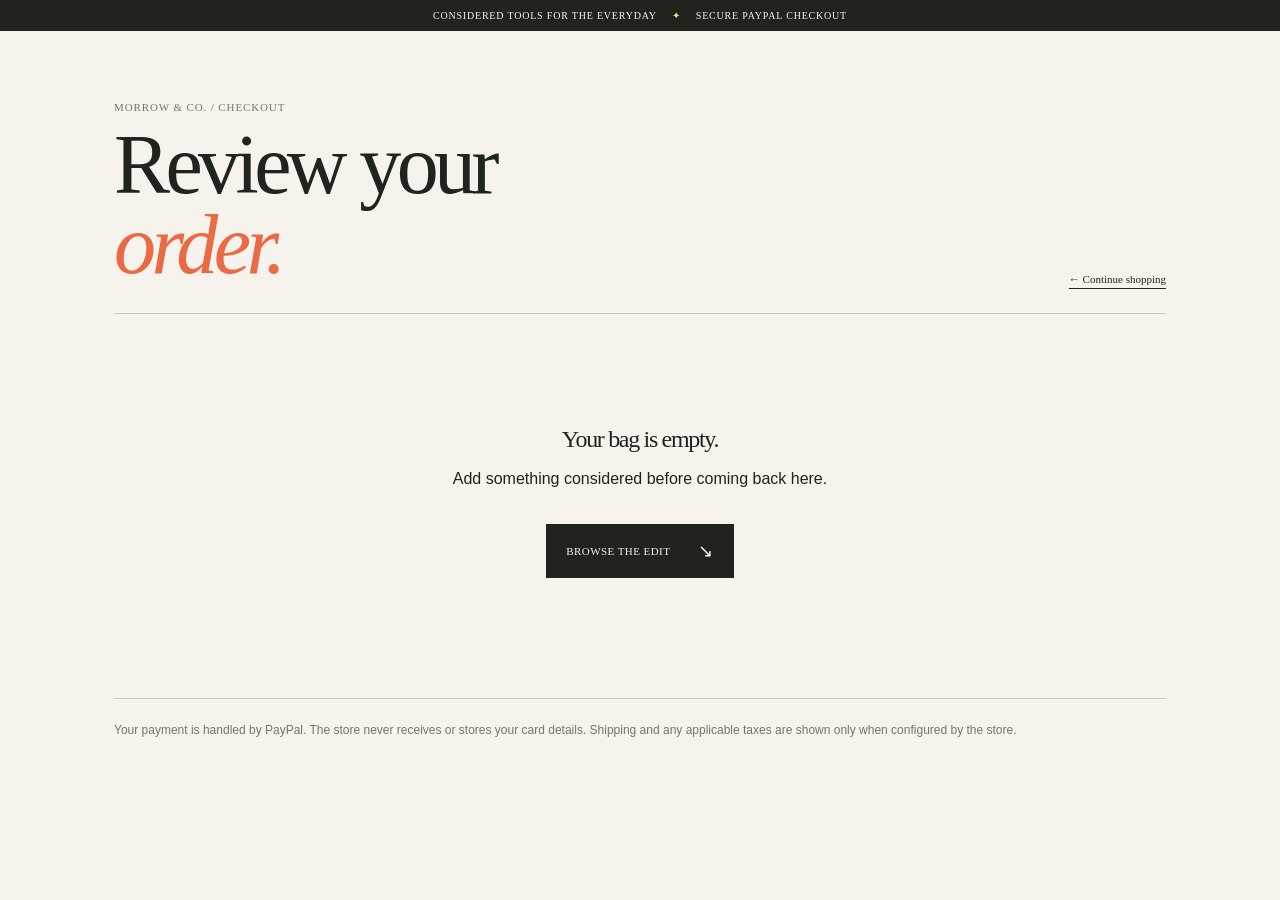
<file: checkout.html>
<!doctype html>
<html lang="en">
  <head>
    <meta charset="UTF-8" />
    <meta name="viewport" content="width=device-width, initial-scale=1.0" />
    <meta name="description" content="Review your Morrow & Co. order securely before payment." />
    <meta name="referrer" content="strict-origin-when-cross-origin" />
    <meta http-equiv="Content-Security-Policy" content="default-src 'self'; base-uri 'self'; object-src 'none'; frame-ancestors 'none'; form-action 'self'; script-src 'self' https://www.paypal.com https://www.paypalobjects.com; style-src 'self' https://fonts.googleapis.com; font-src https://fonts.gstatic.com; img-src 'self' data:; connect-src 'self' https://morrow-co-payments.bahaeb477.workers.dev https://www.paypal.com https://www.paypalobjects.com; frame-src https://www.paypal.com https://www.sandbox.paypal.com;" />
    <title>Review checkout | Morrow &amp; Co.</title>
    <link rel="preconnect" href="https://fonts.googleapis.com" />
    <link rel="preconnect" href="https://fonts.gstatic.com" crossorigin />
    <link href="https://fonts.googleapis.com/css2?family=DM+Mono:wght@400;500&family=DM+Sans:opsz,wght@9..40,400;9..40,500;9..40,600;9..40,700&family=Fraunces:opsz,wght@9..144,500;9..144,600&display=swap" rel="stylesheet" />
    <link rel="stylesheet" href="styles.css" />
    <link rel="stylesheet" href="checkout.css" />
  </head>
  <body class="checkout-page">
    <div class="announcement">Considered tools for the everyday <span>✦</span> Secure PayPal checkout</div>
    <main class="checkout-shell">
      <div class="checkout-heading"><div><p class="checkout-kicker">MORROW &amp; CO. / CHECKOUT</p><h1>Review your<br><em>order.</em></h1></div><a href="index.html#shop">← Continue shopping</a></div>
      <div id="checkout-root"></div>
      <p class="checkout-footer">Your payment is handled by PayPal. The store never receives or stores your card details. Shipping and any applicable taxes are shown only when configured by the store.</p>
    </main>
    <script src="catalog.js?v=1"></script>
    <script src="checkout-config.js?v=2"></script>
    <script src="checkout.js?v=3"></script>
  </body>
</html>
</file>
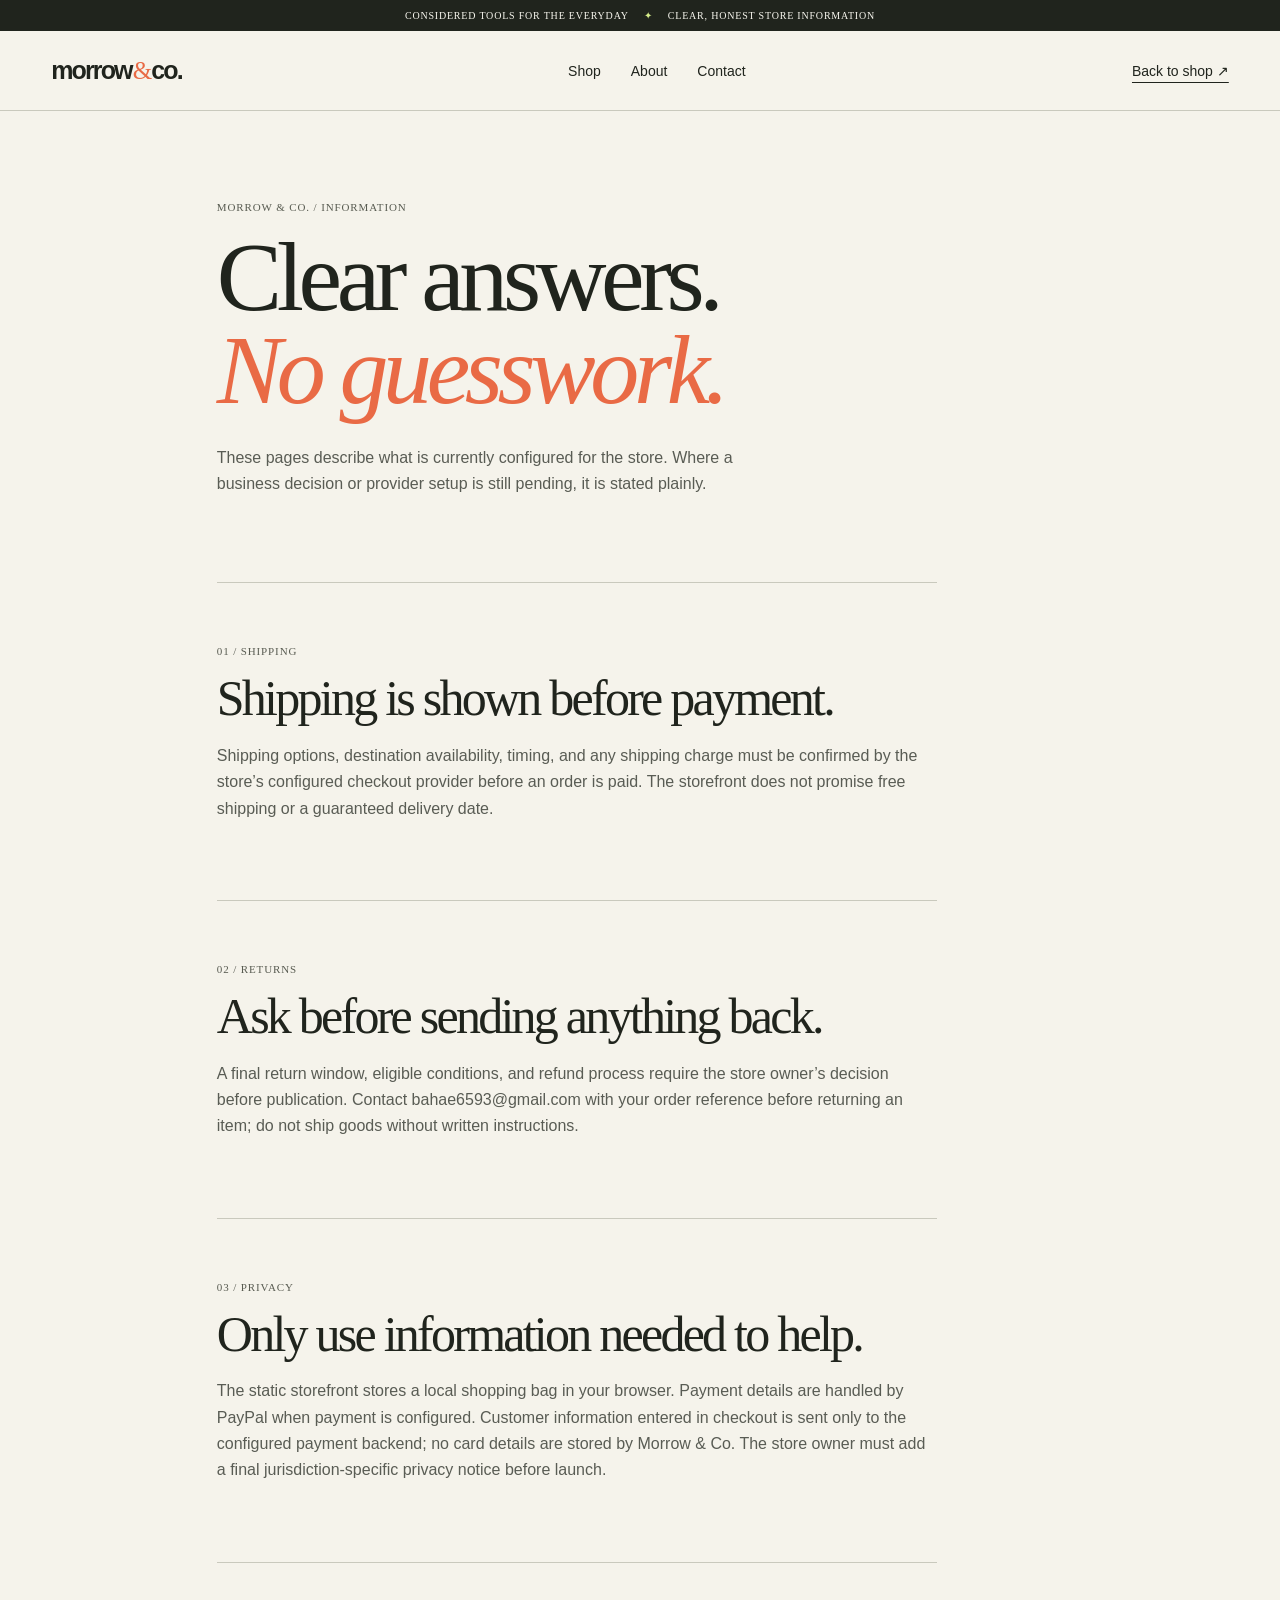
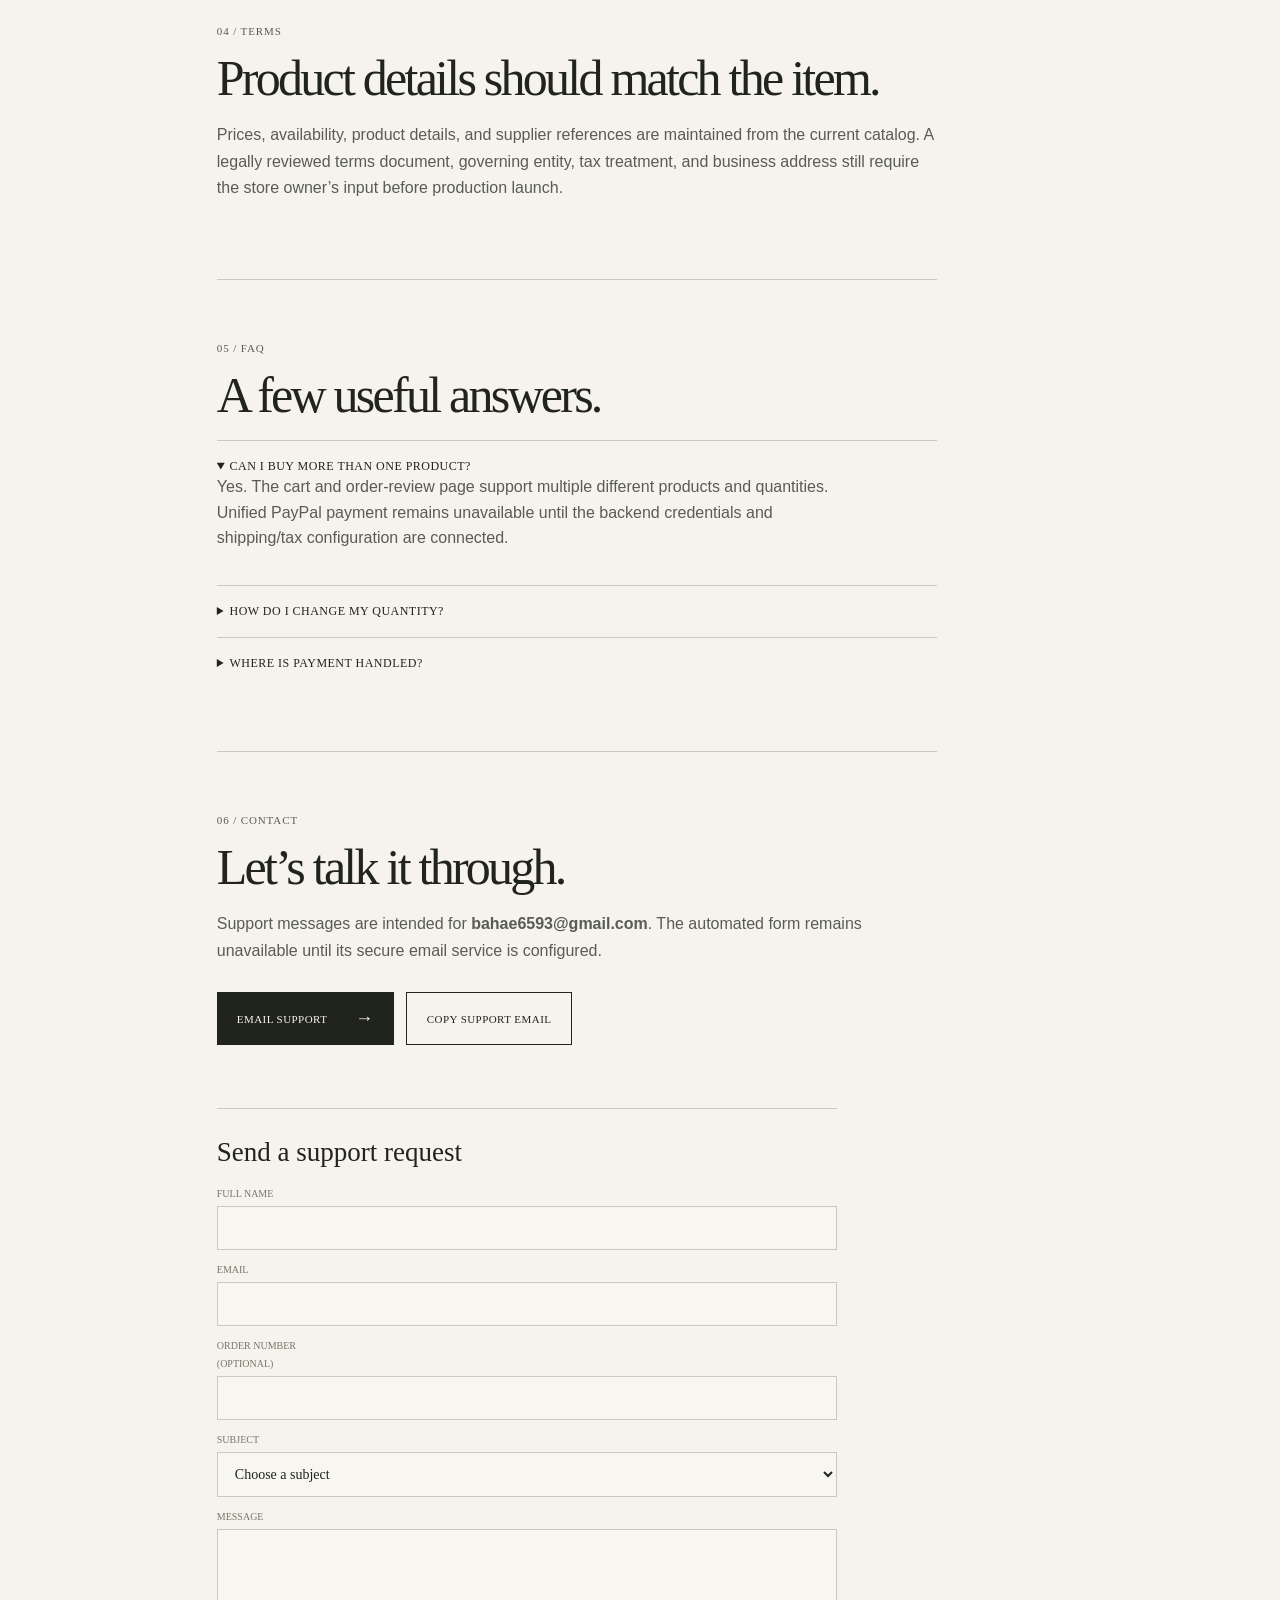
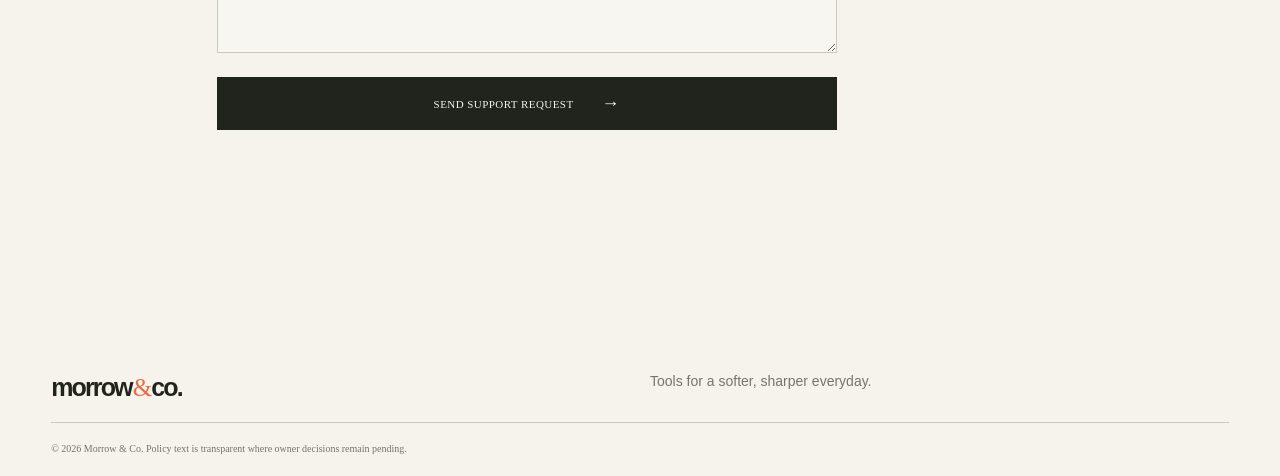
<file: policies.html>
<!doctype html>
<html lang="en">
  <head>
    <meta charset="UTF-8" />
    <meta name="viewport" content="width=device-width, initial-scale=1.0" />
    <meta name="description" content="Morrow & Co. store policies, FAQs, and contact information." />
    <meta name="referrer" content="strict-origin-when-cross-origin" />
    <meta http-equiv="Content-Security-Policy" content="default-src 'self'; base-uri 'self'; object-src 'none'; frame-ancestors 'none'; form-action 'self'; script-src 'self'; style-src 'self' https://fonts.googleapis.com; font-src https://fonts.gstatic.com; img-src 'self' data:; connect-src 'self' https://morrow-co-payments.bahaeb477.workers.dev;" />
    <title>Policies and contact | Morrow &amp; Co.</title>
    <link rel="preconnect" href="https://fonts.googleapis.com" />
    <link rel="preconnect" href="https://fonts.gstatic.com" crossorigin />
    <link href="https://fonts.googleapis.com/css2?family=DM+Mono:wght@400;500&family=DM+Sans:opsz,wght@9..40,400;9..40,500;9..40,600;9..40,700&family=Fraunces:opsz,wght@9..144,500;9..144,600&display=swap" rel="stylesheet" />
    <link rel="stylesheet" href="styles.css" />
    <link rel="stylesheet" href="checkout.css" />
  </head>
  <body>
    <div class="announcement">Considered tools for the everyday <span>✦</span> Clear, honest store information</div>
    <header><a class="logo" href="index.html#top" aria-label="Morrow & Co. home">morrow<span>&amp;</span>co.</a><nav aria-label="Main navigation"><a href="index.html#shop">Shop</a><a href="index.html#story">About</a><a href="#contact">Contact</a></nav><a class="text-link" href="index.html#shop">Back to shop ↗</a></header>
    <main class="policy-page">
      <div class="policy-intro"><p class="eyebrow">MORROW &amp; CO. / INFORMATION</p><h1>Clear answers.<br><em>No guesswork.</em></h1><p>These pages describe what is currently configured for the store. Where a business decision or provider setup is still pending, it is stated plainly.</p></div>
      <section id="shipping" class="policy-section"><p class="eyebrow">01 / SHIPPING</p><h2>Shipping is shown before payment.</h2><p>Shipping options, destination availability, timing, and any shipping charge must be confirmed by the store’s configured checkout provider before an order is paid. The storefront does not promise free shipping or a guaranteed delivery date.</p></section>
      <section id="returns" class="policy-section"><p class="eyebrow">02 / RETURNS</p><h2>Ask before sending anything back.</h2><p>A final return window, eligible conditions, and refund process require the store owner’s decision before publication. Contact <a href="mailto:bahae6593@gmail.com">bahae6593@gmail.com</a> with your order reference before returning an item; do not ship goods without written instructions.</p></section>
      <section id="privacy" class="policy-section"><p class="eyebrow">03 / PRIVACY</p><h2>Only use information needed to help.</h2><p>The static storefront stores a local shopping bag in your browser. Payment details are handled by PayPal when payment is configured. Customer information entered in checkout is sent only to the configured payment backend; no card details are stored by Morrow &amp; Co. The store owner must add a final jurisdiction-specific privacy notice before launch.</p></section>
      <section id="terms" class="policy-section"><p class="eyebrow">04 / TERMS</p><h2>Product details should match the item.</h2><p>Prices, availability, product details, and supplier references are maintained from the current catalog. A legally reviewed terms document, governing entity, tax treatment, and business address still require the store owner’s input before production launch.</p></section>
      <section id="faq" class="policy-section"><p class="eyebrow">05 / FAQ</p><h2>A few useful answers.</h2><details open><summary>Can I buy more than one product?</summary><p>Yes. The cart and order-review page support multiple different products and quantities. Unified PayPal payment remains unavailable until the backend credentials and shipping/tax configuration are connected.</p></details><details><summary>How do I change my quantity?</summary><p>Use the plus and minus controls in the bag or on the checkout review page. The line total and subtotal recalculate immediately.</p></details><details><summary>Where is payment handled?</summary><p>Existing product-specific PayPal links remain available as a fallback. The new multi-item path is designed to create and capture one PayPal order through the server-side Worker.</p></details></section>
      <section id="contact" class="policy-section policy-contact"><p class="eyebrow">06 / CONTACT</p><h2>Let’s talk it through.</h2><p>Support messages are intended for <strong>bahae6593@gmail.com</strong>. The automated form remains unavailable until its secure email service is configured.</p><div class="contact-actions"><a class="button dark" href="mailto:bahae6593@gmail.com?subject=Morrow%20%26%20Co.%20question">Email support <span>→</span></a><button class="button light" id="copy-support" type="button" data-email="bahae6593@gmail.com">Copy support email</button></div><p class="copy-status" id="copy-status" role="status" aria-live="polite"></p><form class="contact-form" id="contact-form" novalidate><h3>Send a support request</h3><label>Full name<input name="fullName" autocomplete="name" required></label><label>Email<input name="email" type="email" autocomplete="email" required></label><label>Order number <span>(optional)</span><input name="orderNumber" autocomplete="off"></label><label>Subject<select name="subject" required><option value="">Choose a subject</option><option>Product question</option><option>Order assistance</option><option>Shipping question</option><option>Returns and refunds</option><option>Supplier/product correction</option><option>Payment issue</option><option>Other</option></select></label><label>Message<textarea name="message" rows="6" required></textarea></label><input class="honeypot" name="website" tabindex="-1" autocomplete="off"><button class="button dark" type="submit">Send support request <span>→</span></button><p class="form-status" id="contact-status" role="status" aria-live="polite"></p></form></section>
    </main>
    <footer><a class="logo" href="index.html#top">morrow<span>&amp;</span>co.</a><p>Tools for a softer, sharper everyday.</p><small>© 2026 Morrow &amp; Co. Policy text is transparent where owner decisions remain pending.</small></footer>
    <script src="contact-config.js?v=2"></script>
    <script src="contact.js?v=1"></script>
  </body>
</html>
</file>
<file: styles.css>
:root{--ink:#20241d;--paper:#f5f3eb;--lime:#d6ee8a;--rust:#e96a45;--line:#c9c9bd;--muted:#74766c}*{box-sizing:border-box}html{scroll-behavior:smooth}body{margin:0;background:var(--paper);color:var(--ink);font-family:'DM Sans',sans-serif}a{color:inherit;text-decoration:none}button,input{font:inherit}.announcement{background:var(--ink);color:#f8f7ef;text-align:center;padding:10px 20px;font:500 10px 'DM Mono';letter-spacing:.08em;text-transform:uppercase}.announcement span{color:var(--lime);padding:0 12px}header{height:80px;display:flex;align-items:center;justify-content:space-between;padding:0 clamp(20px,4vw,64px);border-bottom:1px solid var(--line);position:sticky;top:0;background:rgba(245,243,235,.94);backdrop-filter:blur(12px);z-index:4}.logo{font-weight:700;letter-spacing:-.075em;font-size:25px}.logo span{font-family:Fraunces,serif;font-weight:500;color:var(--rust);margin:0 1px}nav{display:flex;gap:30px;font-size:14px}.cart-trigger,.text-link{border:0;background:none;padding:0;cursor:pointer;font-size:14px}.cart-trigger span{background:var(--lime);border-radius:50%;display:inline-grid;place-items:center;width:22px;height:22px;font:500 11px 'DM Mono';margin-left:5px}.hero{min-height:670px;display:grid;grid-template-columns:1fr 1fr}.hero-copy{padding:clamp(60px,10vw,140px) clamp(20px,8vw,128px);display:flex;align-items:flex-start;justify-content:center;flex-direction:column}.eyebrow{font:500 11px 'DM Mono';letter-spacing:.08em;margin:0 0 18px;color:#585b51}h1,h2,h3,p{margin-top:0}h1,h2{font-family:Fraunces,serif;font-weight:500;letter-spacing:-.055em;line-height:.95}h1{font-size:clamp(58px,7vw,104px);margin-bottom:27px}h1 em,h2 em{color:var(--rust);font-weight:500}.intro{font-size:17px;line-height:1.55;max-width:405px;margin-bottom:35px}.button{display:inline-flex;align-items:center;justify-content:center;gap:28px;padding:16px 20px;border:none;cursor:pointer;text-transform:uppercase;font:500 11px 'DM Mono';letter-spacing:.04em}.button.dark{color:var(--paper);background:var(--ink)}.button span{font-size:18px}.microcopy{font:11px 'DM Mono';margin:18px 0 0;color:var(--muted)}.hero-image{overflow:hidden;position:relative;min-height:500px}.hero-image img,.feature img{width:100%;height:100%;object-fit:cover;display:block}.hero-sticker{position:absolute;right:9%;bottom:9%;background:var(--lime);width:126px;height:126px;border-radius:50%;display:grid;place-content:center;text-align:center;font:500 14px/1.15 'DM Mono';transform:rotate(-10deg)}.hero-sticker b{font-size:27px;color:var(--rust);margin-top:5px}.marquee{background:var(--lime);overflow:hidden;white-space:nowrap;padding:17px 0;font:500 14px 'DM Mono';letter-spacing:.03em}.marquee div{animation:scroll 24s linear infinite}.marquee i{font-style:normal;color:var(--rust);padding:0 17px}@keyframes scroll{to{transform:translateX(-40%)}}.collection,.why{padding:110px clamp(20px,4vw,64px)}.section-heading{display:flex;align-items:end;justify-content:space-between;margin-bottom:42px;gap:25px}.section-heading h2,.feature h2,.newsletter h2{font-size:clamp(40px,5vw,68px);margin:0}.text-link{text-decoration:underline;text-underline-offset:6px}.text-link span{padding-left:9px;color:var(--rust);font-size:18px}.filters{display:flex;gap:9px;margin-bottom:30px;flex-wrap:wrap}.filters button{background:transparent;border:1px solid var(--line);border-radius:30px;padding:9px 14px;cursor:pointer;font-size:13px}.filters button.active{background:var(--ink);color:#fff;border-color:var(--ink)}.product-grid{display:grid;grid-template-columns:repeat(4,1fr);gap:18px}.product{min-width:0}.product-image{height:clamp(225px,26vw,360px);background:#e7e4db;overflow:hidden;position:relative}.product-image img{width:100%;height:100%;object-fit:cover;transition:transform .5s}.product:hover img{transform:scale(1.04)}.tag{position:absolute;top:12px;left:12px;background:var(--paper);padding:5px 8px;font:500 9px 'DM Mono';letter-spacing:.05em;text-transform:uppercase}.quick-add{position:absolute;bottom:12px;left:12px;right:12px;opacity:0;transform:translateY(8px);transition:.25s}.product:hover .quick-add{opacity:1;transform:none}.product-info{padding-top:13px;display:grid;grid-template-columns:1fr auto;gap:5px}.product-info h3{font-size:15px;font-weight:500;margin:0}.product-info p{font:12px 'DM Mono';color:var(--muted);margin:0}.product-info strong{font:500 13px 'DM Mono'}.feature{display:grid;grid-template-columns:1.1fr .9fr;background:#dce8c9;min-height:600px}.feature-photo{min-height:450px}.feature-copy{padding:clamp(60px,10vw,140px) clamp(30px,9vw,130px);display:flex;flex-direction:column;align-items:flex-start;justify-content:center}.feature-copy>p:not(.eyebrow){line-height:1.55;font-size:16px;margin:28px 0}.why{padding-bottom:0}.section-heading>p{max-width:340px;line-height:1.5;margin:0}.value-grid{border-top:1px solid var(--line);display:grid;grid-template-columns:repeat(3,1fr)}.value-grid article{padding:30px 40px 45px 0;border-right:1px solid var(--line);margin-right:30px}.value-grid article:last-child{border:0}.value-grid span{font:11px 'DM Mono';color:var(--rust)}.value-grid h3{font:500 23px Fraunces,serif;letter-spacing:-.04em;margin:28px 0 10px}.value-grid p{line-height:1.45;color:#595c54;margin:0}.newsletter{text-align:center;background:var(--rust);color:#fff;padding:110px 20px;margin-top:110px}.newsletter .eyebrow{color:var(--ink)}.newsletter h2{margin-bottom:20px}.newsletter>p:not(.eyebrow):not(.form-message){margin-bottom:28px}.newsletter form{display:flex;max-width:500px;margin:auto;border-bottom:1px solid var(--ink)}.newsletter input{flex:1;border:0;background:transparent;padding:15px 4px;outline:none;color:#fff}.newsletter input::placeholder{color:#ffe1d6}.newsletter .button{background:var(--ink);padding:13px}.form-message{font-size:13px;margin:16px 0 0;min-height:16px}footer{padding:45px clamp(20px,4vw,64px) 22px;display:grid;grid-template-columns:1fr 2fr 1fr;align-items:start;gap:20px}footer p{color:var(--muted);margin:0;font-size:14px}footer div{display:flex;gap:16px;justify-content:flex-end;font-size:13px}footer small{grid-column:1/-1;border-top:1px solid var(--line);padding-top:20px;color:var(--muted);font:10px 'DM Mono'}.cart-drawer{position:fixed;top:0;right:-460px;width:min(100%,430px);height:100dvh;background:var(--paper);z-index:10;display:flex;flex-direction:column;padding:25px;transition:right .35s}.cart-drawer.open{right:0}.overlay{position:fixed;inset:0;background:#1f231e80;opacity:0;visibility:hidden;z-index:9;transition:.3s}.overlay.show{opacity:1;visibility:visible}.cart-head{display:flex;justify-content:space-between;align-items:center;border-bottom:1px solid var(--line);padding-bottom:20px}.cart-head h2{font-size:32px;margin:0}.close-cart{font-size:32px;line-height:1;background:none;border:0;cursor:pointer}.cart-items{flex:1;overflow:auto;padding:12px 0}.empty-state{color:var(--muted);text-align:center;margin-top:60px}.cart-item{display:grid;grid-template-columns:70px 1fr auto;gap:12px;padding:12px 0;border-bottom:1px solid var(--line)}.cart-item img{width:70px;height:78px;object-fit:cover}.cart-item h3{font-size:14px;margin:1px 0 5px}.cart-item p,.cart-item button{font:11px 'DM Mono';color:var(--muted);margin:0}.cart-item button{border:0;background:none;text-decoration:underline;cursor:pointer;padding:10px 0 0}.cart-footer{border-top:1px solid var(--line);padding-top:18px}.subtotal{display:flex;justify-content:space-between;margin-bottom:7px}.cart-footer small{color:var(--muted);font-size:11px}.wide{width:100%;margin-top:18px}.toast{position:fixed;z-index:20;bottom:20px;left:50%;transform:translate(-50%,20px);opacity:0;background:var(--ink);color:#fff;padding:13px 18px;font-size:13px;transition:.25s}.toast.show{opacity:1;transform:translate(-50%,0)}.sr-only{position:absolute;width:1px;height:1px;overflow:hidden;clip:rect(0,0,0,0)}
@media(max-width:750px){header{height:65px}header nav{display:none}.hero{grid-template-columns:1fr}.hero-copy{min-height:510px;padding:65px 25px}.hero-image{height:450px;min-height:0}.product-grid{grid-template-columns:repeat(2,1fr);gap:12px}.quick-add{opacity:1;transform:none;padding:11px 8px;font-size:9px}.collection,.why{padding:70px 20px}.feature{grid-template-columns:1fr}.feature-copy{padding:70px 25px}.section-heading{align-items:start}.section-heading .text-link{white-space:nowrap}.value-grid{grid-template-columns:1fr}.value-grid article{border-right:0;border-bottom:1px solid var(--line);padding:25px 0;margin:0}.newsletter{margin-top:70px;padding:75px 20px}.newsletter form{display:block;border:0}.newsletter input{border-bottom:1px solid var(--ink);width:100%;margin-bottom:14px}.newsletter .button{width:100%}footer{grid-template-columns:1fr}footer div{justify-content:flex-start}.hero-sticker{width:105px;height:105px;font-size:12px}h1{font-size:64px}}
.product-dialog{width:min(850px,calc(100% - 30px));padding:0;border:0;background:var(--paper);color:var(--ink);box-shadow:0 20px 90px #0005}.product-dialog::backdrop{background:#20241d99}.dialog-close{position:absolute;right:13px;top:9px;z-index:2;background:var(--paper);border:0;border-radius:50%;width:34px;height:34px;font-size:25px;cursor:pointer}.detail-wrap{display:grid;grid-template-columns:1fr 1fr}.detail-wrap img{width:100%;height:520px;object-fit:cover}.detail-copy{padding:70px 42px 35px;display:flex;flex-direction:column;align-items:flex-start}.detail-copy h2{font-size:48px;margin-bottom:8px}.detail-price{font:500 15px 'DM Mono';margin-bottom:28px}.detail-copy>p{line-height:1.55;color:#4e514a}.detail-copy ul{padding-left:18px;line-height:1.75;color:#4e514a;font-size:14px;margin:8px 0 28px}.detail-copy .button{margin-top:auto}.product-image{cursor:pointer}@media(max-width:750px){.detail-wrap{grid-template-columns:1fr}.detail-wrap img{height:320px}.detail-copy{padding:35px 25px;min-height:410px}.detail-copy h2{font-size:40px}}
 .catalog-tools{display:flex;align-items:center;gap:22px}.catalog-tools select{border:1px solid var(--line);background:transparent;color:var(--ink);padding:10px 28px 10px 11px;font:11px 'DM Mono';border-radius:0}.menu-toggle{display:none;border:0;background:transparent;color:var(--ink);font:11px 'DM Mono';text-transform:uppercase;cursor:pointer}.mobile-menu{display:none}.cart-footer-actions{display:flex;align-items:center;gap:12px}.text-button{border:0;background:transparent;color:var(--muted);padding:12px 0;text-decoration:underline;cursor:pointer;font:11px 'DM Mono';white-space:nowrap}.text-button:disabled{opacity:.4;cursor:not-allowed}.cart-actions{align-items:center}.cart-actions output{font:11px 'DM Mono';min-width:16px;text-align:center}.cart-item-copy{min-width:0}.detail-image-button{position:relative;padding:0;border:0;background:transparent;cursor:zoom-in;overflow:hidden}.detail-image-button img{display:block}.detail-image-button span{position:absolute;left:16px;bottom:16px;background:var(--paper);padding:8px 10px;font:10px 'DM Mono';text-transform:uppercase}.detail-purchase{display:grid;gap:10px;width:100%;margin-top:18px}.detail-purchase label{font:11px 'DM Mono';text-transform:uppercase;color:var(--muted)}.quantity-control{display:flex;align-items:center;border:1px solid var(--line);width:max-content}.quantity-control button{border:0;background:transparent;width:36px;height:36px;cursor:pointer}.quantity-control input{border:0;background:transparent;text-align:center;width:42px;outline:0}.detail-purchase .button{width:100%;margin-top:4px}.detail-trust{display:flex;gap:10px;flex-wrap:wrap;padding:16px 0;border-top:1px solid var(--line);font:10px 'DM Mono';color:var(--muted)}.detail-trust span{border:1px solid var(--line);padding:7px 9px}.supplier-sku{display:block;margin:10px 0 18px;color:var(--muted);font:10px 'DM Mono'}.related{grid-column:1/-1;border-top:1px solid var(--line);padding:25px 42px 35px}.related-grid{display:grid;grid-template-columns:repeat(3,1fr);gap:12px}.related-card{border:0;background:transparent;text-align:left;padding:0;cursor:pointer}.related-card img{width:100%;height:120px;object-fit:cover;display:block;margin-bottom:8px}.related-card span{font-size:12px}.image-dialog{width:min(900px,calc(100% - 30px));padding:0;border:0;background:var(--paper)}.image-dialog img{display:block;width:100%;height:auto;max-height:85vh;object-fit:contain}.image-dialog .dialog-close{background:var(--paper)}
@media(max-width:750px){.catalog-tools{align-items:flex-start;flex-direction:column;gap:10px}.catalog-tools select{width:100%}.menu-toggle{display:block}header{gap:12px}header .site-search{margin-left:auto}.mobile-menu{position:fixed;top:65px;left:0;right:0;z-index:5;display:flex;flex-direction:column;background:var(--paper);border-bottom:1px solid var(--line);padding:10px 20px;transform:translateY(-130%);transition:transform .25s}.mobile-menu.open{transform:none}.mobile-menu a{padding:15px 0;border-bottom:1px solid var(--line);font:500 12px 'DM Mono';text-transform:uppercase}.cart-footer-actions{align-items:stretch;flex-direction:column}.related{padding:25px}.related-grid{grid-template-columns:repeat(3,1fr)}.related-card img{height:84px}.detail-trust{font-size:9px}}
 .policy-page{max-width:1000px;margin:0 auto;padding:90px clamp(20px,6vw,80px)}.policy-intro{max-width:720px;padding-bottom:70px;border-bottom:1px solid var(--line)}.policy-intro h1{font-size:clamp(54px,8vw,98px);margin-bottom:28px}.policy-intro>p:last-child{max-width:570px;line-height:1.6;color:#595c54}.policy-section{max-width:720px;padding:62px 0;border-bottom:1px solid var(--line)}.policy-section h2{font-size:clamp(32px,4vw,50px);margin-bottom:20px}.policy-section>p:not(.eyebrow){line-height:1.65;color:#595c54}.policy-section details{border-top:1px solid var(--line);padding:18px 0}.policy-section summary{cursor:pointer;font:500 12px 'DM Mono';text-transform:uppercase;letter-spacing:.04em}.policy-section details p{line-height:1.6;color:#595c54;max-width:620px}.policy-contact{border-bottom:0}.policy-contact .button{margin-top:10px}body>.policy-page+footer{grid-template-columns:1fr 1fr}body>.policy-page+footer small{grid-column:1/-1}
 .contact-actions{display:flex;gap:12px;flex-wrap:wrap;margin-top:18px}.button.light{background:transparent;border:1px solid var(--ink);color:var(--ink)}.copy-status{min-height:18px;font:11px 'DM Mono';color:var(--muted)}.contact-form{display:grid;gap:14px;max-width:620px;margin-top:45px;padding-top:28px;border-top:1px solid var(--line)}.contact-form h3{font:500 27px Fraunces,serif;margin:0 0 6px}.contact-form label{display:grid;gap:7px;font:10px 'DM Mono';text-transform:uppercase;color:var(--muted)}.contact-form input,.contact-form select,.contact-form textarea{border:1px solid var(--line);background:rgba(255,255,255,.25);padding:13px;color:var(--ink);font:14px 'DM Sans';outline:0;resize:vertical}.contact-form input:focus,.contact-form select:focus,.contact-form textarea:focus{border-color:var(--ink);box-shadow:0 0 0 2px var(--lime)}.contact-form button:disabled{opacity:.55;cursor:wait}.form-status{min-height:20px;font-size:12px;color:var(--muted)}.form-status[data-type=error]{color:var(--rust)}.form-status[data-type=success]{color:#49632f}.honeypot{position:absolute!important;left:-10000px!important;width:1px!important;height:1px!important;opacity:0!important}
</file>
<file: checkout.css>
.site-search{display:flex;align-items:center;max-width:170px}.site-search input{width:100%;border:0;border-bottom:1px solid var(--line);background:transparent;padding:7px 2px;color:var(--ink);font:12px 'DM Mono';outline:none}.site-search input:focus{border-color:var(--ink)}
.cart-actions{display:flex;align-items:center;gap:8px;margin-top:5px}.cart-actions button{border:0;background:transparent;padding:2px 4px;color:var(--muted);cursor:pointer;font:11px 'DM Mono';text-decoration:underline}.cart-actions button[data-change]{border:1px solid var(--line);text-decoration:none;width:22px;height:22px}.footer-details{grid-column:1/-1;display:grid;grid-template-columns:repeat(3,1fr);gap:12px;border-top:1px solid var(--line);padding-top:20px}.footer-details details{font-size:12px;color:var(--muted)}.footer-details summary{cursor:pointer;color:var(--ink);font:500 11px 'DM Mono';text-transform:uppercase;letter-spacing:.04em}.footer-details p{line-height:1.5;margin:10px 0 0}.footer-details a{text-decoration:underline}
.checkout-page{min-height:100vh}.checkout-shell{max-width:1180px;margin:0 auto;padding:70px clamp(20px,5vw,64px)}.checkout-kicker{font:11px 'DM Mono';letter-spacing:.08em;text-transform:uppercase;color:var(--muted);margin:0 0 12px}.checkout-heading{display:flex;align-items:end;justify-content:space-between;gap:25px;border-bottom:1px solid var(--line);padding-bottom:28px;margin-bottom:34px}.checkout-heading h1{font-size:clamp(48px,7vw,84px);margin:0}.checkout-heading a{font:11px 'DM Mono';text-decoration:underline;text-underline-offset:5px}.checkout-grid{display:grid;grid-template-columns:minmax(0,1.1fr) minmax(360px,.9fr);gap:60px}.checkout-section{margin-bottom:38px}.checkout-section h2{font-size:31px;margin:0 0 20px}.checkout-form{display:grid;grid-template-columns:1fr 1fr;gap:14px}.checkout-form .field-wide{grid-column:1/-1}.checkout-form label{display:grid;gap:7px;font:10px 'DM Mono';text-transform:uppercase;color:var(--muted)}.checkout-form input,.checkout-form select{width:100%;border:1px solid var(--line);background:rgba(255,255,255,.25);padding:13px;color:var(--ink);outline:0}.checkout-form input:focus,.checkout-form select:focus{border-color:var(--ink);box-shadow:0 0 0 2px var(--lime)}.checkout-form input[aria-invalid=true]{border-color:var(--rust)}.form-error{color:var(--rust);font-size:12px;min-height:18px;margin:12px 0}.order-card{background:#e7e4db;padding:24px;position:sticky;top:110px}.order-card h2{font-size:31px;margin:0 0 20px}.checkout-item{display:grid;grid-template-columns:70px 1fr auto;gap:12px;padding:14px 0;border-bottom:1px solid #c9c9bd}.checkout-item img{width:70px;height:76px;object-fit:cover}.checkout-item h3{font-size:14px;margin:2px 0 5px}.checkout-item p{font:11px 'DM Mono';color:var(--muted);margin:0 0 8px}.checkout-item strong{font:12px 'DM Mono'}.checkout-qty{display:flex;align-items:center;gap:7px}.checkout-qty button{border:1px solid var(--line);background:transparent;width:22px;height:22px;cursor:pointer}.summary-line{display:flex;justify-content:space-between;gap:20px;margin-top:17px;font:12px 'DM Mono'}.summary-total{font-size:16px;border-top:1px solid var(--ink);padding-top:17px;margin-top:17px}.payment-panel{margin-top:25px;border-top:1px solid var(--line);padding-top:20px}.payment-panel p{font-size:13px;line-height:1.5;color:var(--muted)}.paypal-mount{min-height:45px}.payment-blocked{background:#f5f3eb;padding:14px;font-size:12px;line-height:1.5;color:var(--muted)}.payment-blocked strong{display:block;color:var(--ink);margin-bottom:5px}.checkout-note{font:11px/1.5 'DM Mono';color:var(--muted);margin-top:18px}.checkout-success{background:#dce8c9;padding:24px}.checkout-success h2{margin-top:0}.empty-checkout{text-align:center;padding:80px 20px}.empty-checkout a{margin-top:20px}.checkout-footer{border-top:1px solid var(--line);padding-top:24px;margin-top:40px;font-size:12px;color:var(--muted)}
.confirmation-grid{display:grid;grid-template-columns:1.2fr .8fr;gap:30px;margin:28px 0}.confirmation-grid h3{font-size:15px;margin:0 0 10px}.confirmation-item{display:grid;grid-template-columns:48px 1fr auto;align-items:center;gap:10px;border-bottom:1px solid #c9c9bd;padding:10px 0;font-size:12px}.confirmation-item img{width:48px;height:52px;object-fit:cover}.confirmation-item strong{font:11px 'DM Mono'}.confirmation-grid>div:last-child{border-left:1px solid #c9c9bd;padding-left:24px}.confirmation-grid>div:last-child p{line-height:1.7;color:#595c54}
@media(max-width:800px){.checkout-shell{padding:45px 20px}.checkout-heading{align-items:flex-start;flex-direction:column}.checkout-grid{grid-template-columns:1fr;gap:20px}.order-card{position:static}.checkout-form{grid-template-columns:1fr}.checkout-form .field-wide{grid-column:auto}.checkout-heading h1{font-size:56px}.confirmation-grid{grid-template-columns:1fr}.confirmation-grid>div:last-child{border-left:0;border-top:1px solid #c9c9bd;padding:22px 0 0}}
@media(max-width:750px){.site-search{max-width:90px}.site-search input{font-size:10px}.footer-details{grid-template-columns:1fr}.cart-actions{gap:5px}}
</file>
